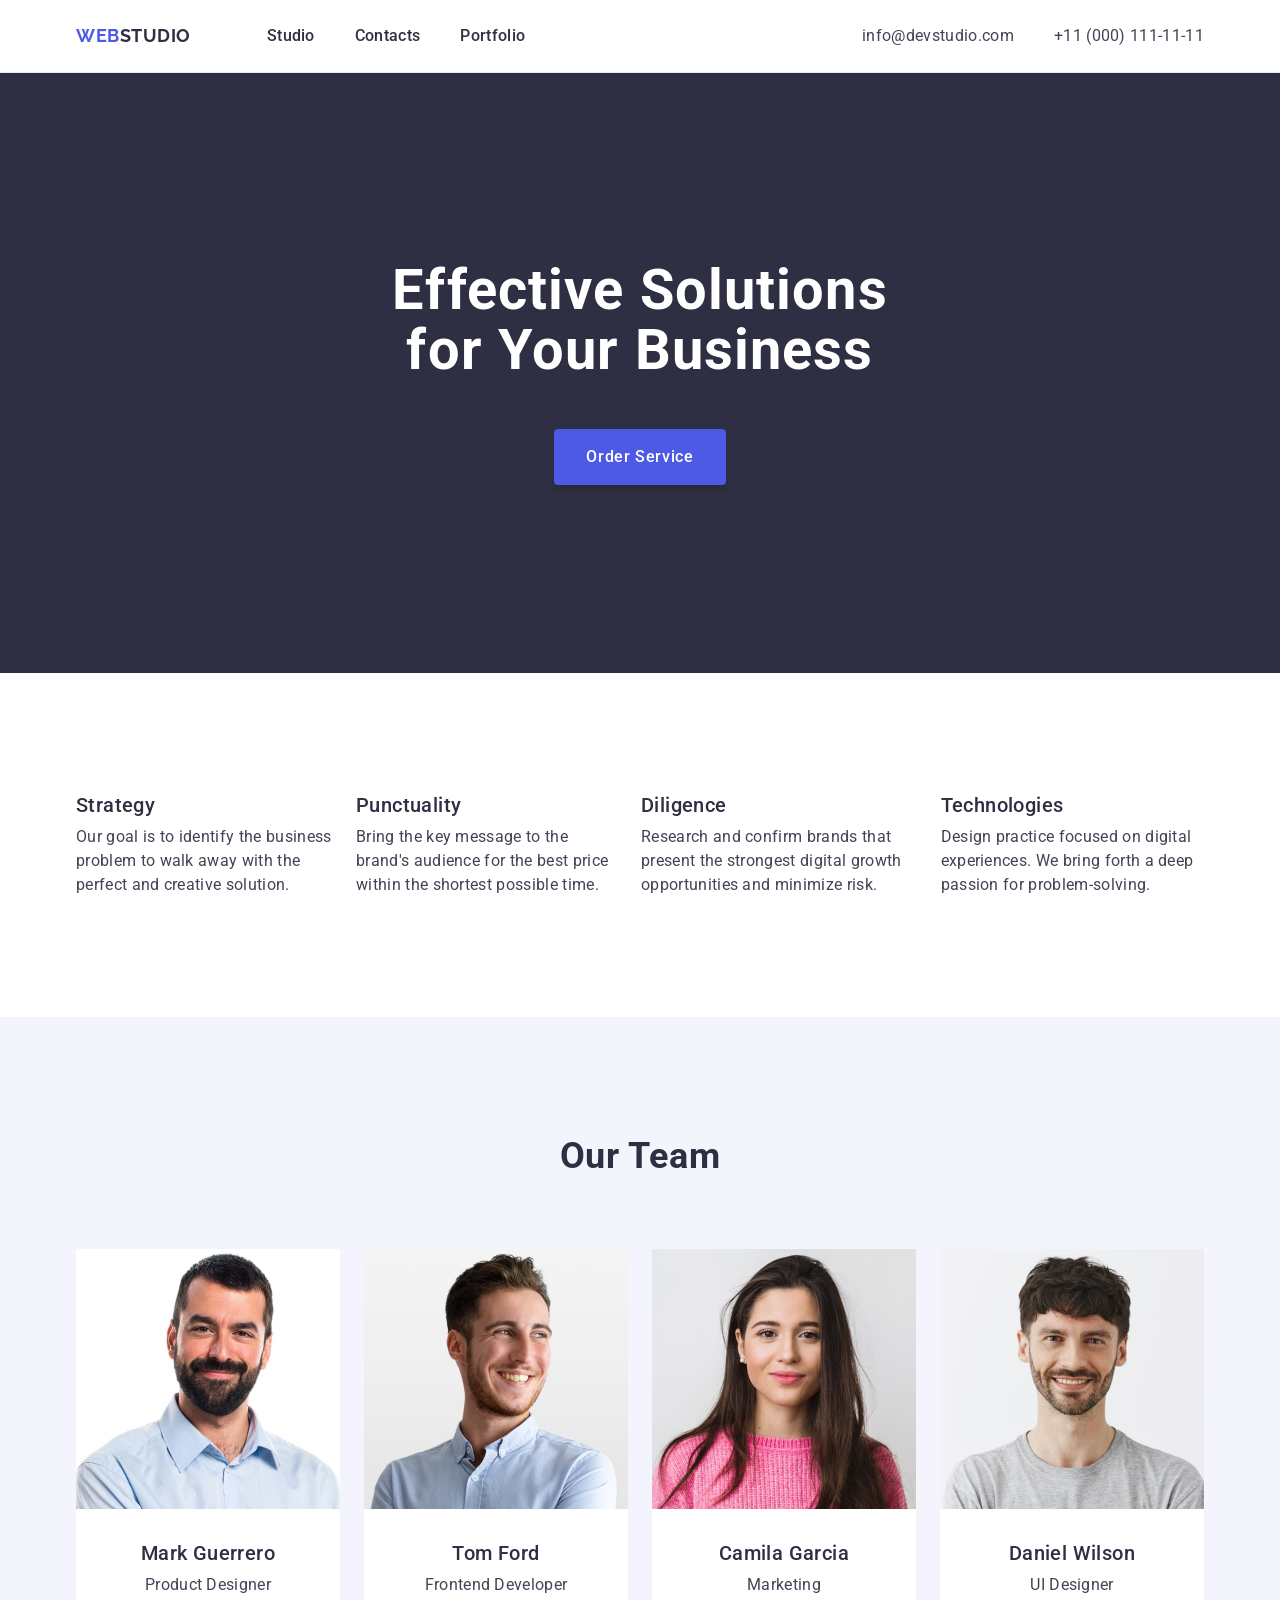
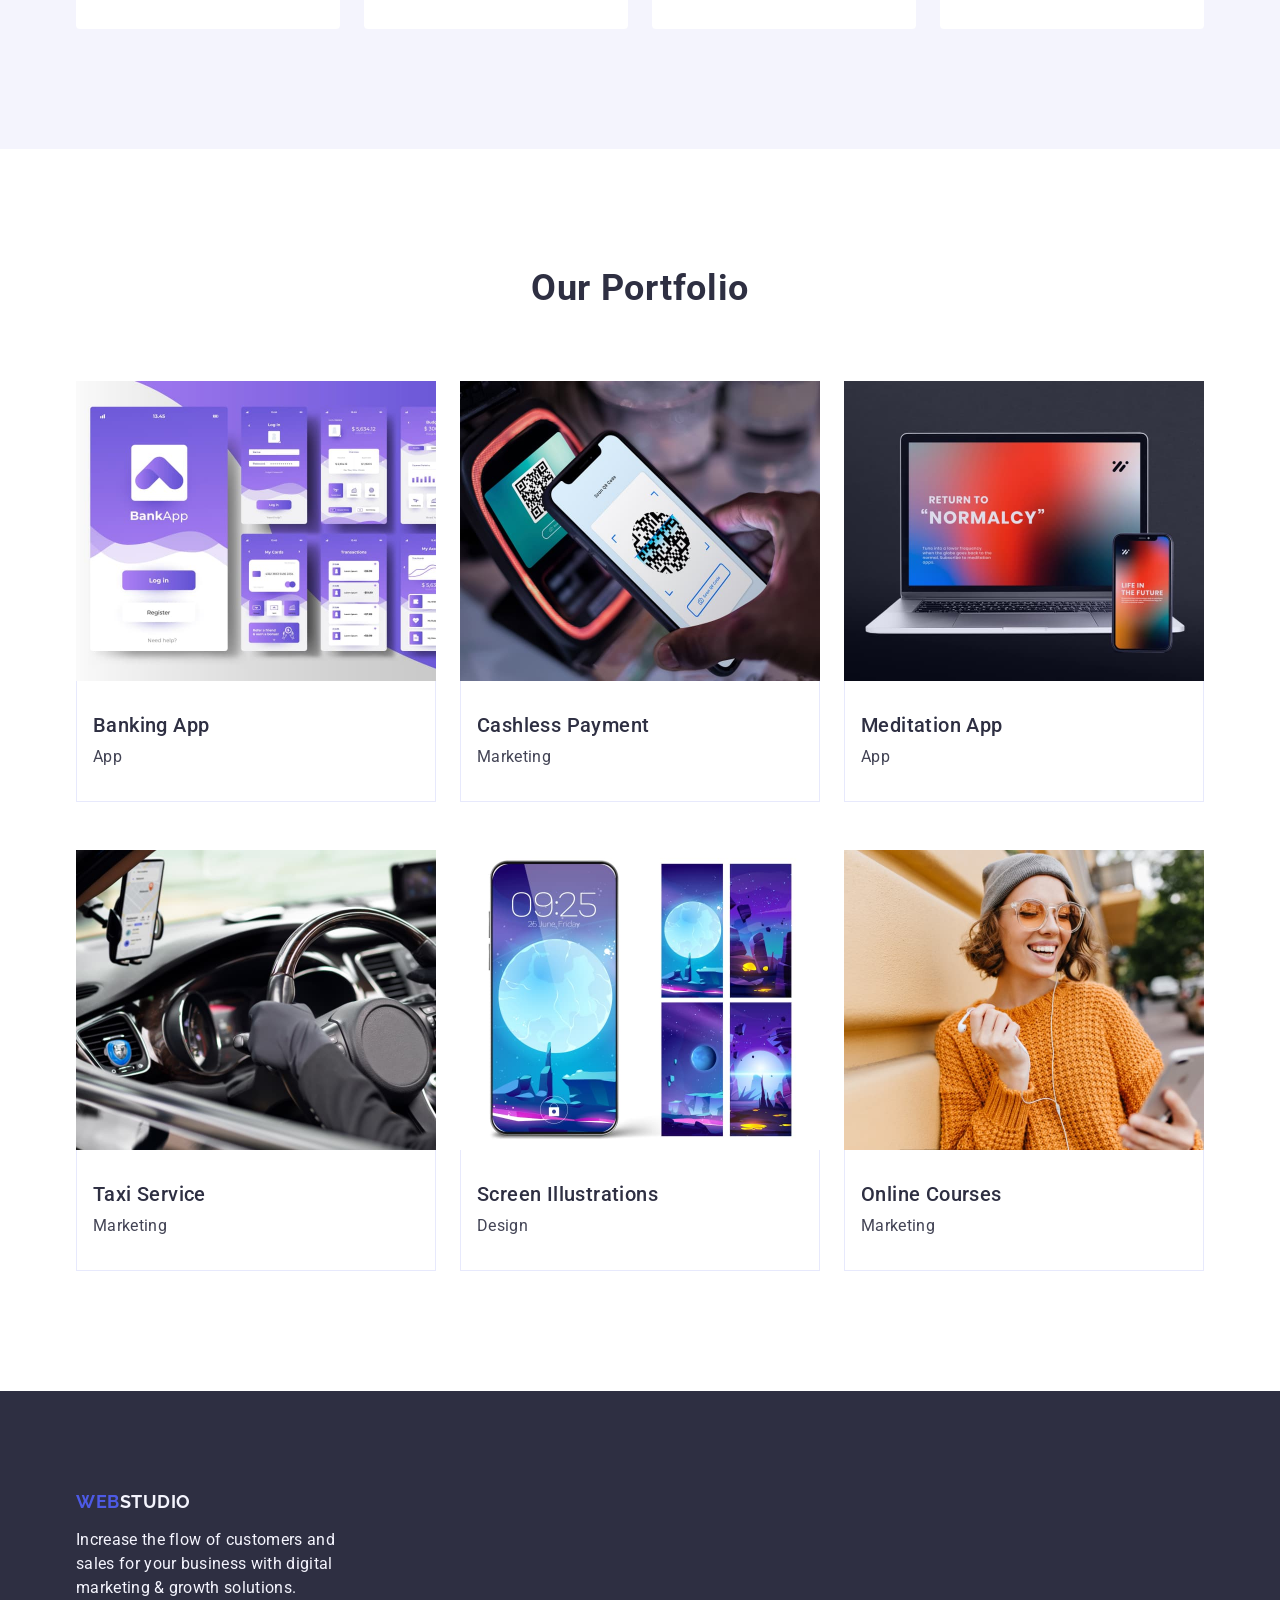
<file: index.html>
<!DOCTYPE html>
<html lang="en">
  <head>
    <meta charset="UTF-8" />
    <link rel="preconnect" href="https://fonts.googleapis.com" />
    <link rel="preconnect" href="https://fonts.gstatic.com" crossorigin />
    <link
      href="https://fonts.googleapis.com/css2?family=Roboto:wght@400;500;700&display=swap"
      rel="stylesheet"
    />
    <link rel="preconnect" href="https://fonts.googleapis.com" />
    <link rel="preconnect" href="https://fonts.gstatic.com" crossorigin />
    <link
      href="https://fonts.googleapis.com/css2?family=Raleway:ital,wght@0,100..900;1,100..900&family=Roboto:wght@400;500;700&display=swap"
      rel="stylesheet"
    />
    <meta name="viewport" content="width=device-width, initial-scale=1.0" />
    <title>Document</title>
    <link
      rel="stylesheet"
      href="https://cdnjs.cloudflare.com/ajax/libs/modern-normalize/2.0.0/modern-normalize.min.css"
      integrity="sha512-4xo8blKMVCiXpTaLzQSLSw3KFOVPWhm/TRtuPVc4WG6kUgjH6J03IBuG7JZPkcWMxJ5huwaBpOpnwYElP/m6wg=="
      crossorigin="anonymous"
      referrerpolicy="no-referrer"
    />
    <link rel="stylesheet" href="./css/styles.css" />
  </head>
  <body>
    <!-- HEADER -->
    <header class="page-header">
      <div class="container header-container">
        <nav class="nav">
          <a href="./index.html" class="logo"
            >Web<span class="logo-name">Studio</span></a
          >
          <ul class="menu">
            <li class="menu-item">
              <a href="./index.html" class="menu-link" target="_blank"
                >Studio</a
              >
            </li>
            <li class="menu-item">
              <a href="" class="menu-link" target="_blank">Contacts</a>
            </li>
            <li class="menu-item">
              <a href="" class="menu-link" target="_blank">Portfolio</a>
            </li>
          </ul>
        </nav>
        <address class="address">
          <ul class="address-list">
            <li class="address-item">
              <a href="mailto:info@devstudio.com" class="address-link"
                >info@devstudio.com</a
              >
            </li>
            <li class="address-item">
              <a class="address-link" href="tel:+110001111111"
                >+11 (000) 111-11-11</a
              >
            </li>
          </ul>
        </address>
      </div>
    </header>
    <!-- HERO -->
    <main>
      <section class="hero">
        <div class="container">
          <h1 class="title-hero">Effective Solutions for Your Business</h1>
          <button class="button-hero" type="button">Order Service</button>
        </div>
      </section>

      <!-- VALUES -->
      <section class="values">
        <div class="container">
          <h2 hidden class="visually-hidden">Values</h2>
          <ul class="values-menu">
            <li class="values-item">
              <h3 class="values-title">Strategy</h3>
              <p class="values-text">
                Our goal is to identify the business problem to walk away with
                the perfect and creative solution.
              </p>
            </li>
            <li class="values-item">
              <h3 class="values-title">Punctuality</h3>
              <p class="values-text">
                Bring the key message to the brand's audience for the best price
                within the shortest possible time.
              </p>
            </li>
            <li class="values-item">
              <h3 class="values-title">Diligence</h3>
              <p class="values-text">
                Research and confirm brands that present the strongest digital
                growth opportunities and minimize risk.
              </p>
            </li>
            <li class="values-item">
              <h3 class="values-title">Technologies</h3>
              <p class="values-text">
                Design practice focused on digital experiences. We bring forth a
                deep passion for problem-solving.
              </p>
            </li>
          </ul>
        </div>
      </section>
      <!-- OUR TEAM -->
      <section class="team section">
        <div class="container">
          <h2 class="title-team">Our Team</h2>
          <ul class="team-list">
            <li class="team-item">
              <img
                class="team-img"
                src="./images/Mark.jpg"
                alt="Mark photo"
                width="264"
                height="260"
              />
              <div class="team-np">
                <h3 class="team-name">Mark Guerrero</h3>
                <p class="team-position">Product Designer</p>
              </div>
            </li>
            <li class="team-item">
              <img
                class="team-img"
                src="./images/Tom.jpg"
                alt="Tom photo"
                width="264"
                height="260"
              />
              <div class="team-np">
                <h3 class="team-name">Tom Ford</h3>
                <p class="team-position">Frontend Developer</p>
              </div>
            </li>

            <li class="team-item">
              <img
                class="team-img"
                src="./images/Camila.jpg"
                alt="Camila photo"
                width="264"
                height="260"
              />
              <div class="team-np">
                <h3 class="team-name">Camila Garcia</h3>
                <p class="team-position">Marketing</p>
              </div>
            </li>
            <li class="team-item">
              <img
                class="team-img"
                src="./images/Daniel.jpg"
                alt="Daniel photo"
                width="264"
                height="260"
              />
              <div class="team-np">
                <h3 class="team-name">Daniel Wilson</h3>
                <p class="team-position">UI Designer</p>
              </div>
            </li>
          </ul>
        </div>
      </section>
      <!-- OUR PORTFOLIO -->
      <section class="partfolio section">
        <div class="container">
          <h2 class="portfolio-title">Our Portfolio</h2>
          <ul class="portfolio-list">
            <li class="portfolio-item">
              <img src="./images/Bank.jpg" alt="Banking App" width="360" />
              <div class="portfolio-st">
                <h3 class="portfolio-subtitle">Banking App</h3>
                <p class="portfolio-text">App</p>
              </div>
            </li>
            <li class="portfolio-item">
              <img src="./images/Cash.jpg" alt="Mobile phone" width="360" />
              <div class="portfolio-st">
                <h3 class="portfolio-subtitle">Cashless Payment</h3>
                <p class="portfolio-text">Marketing</p>
              </div>
            </li>

            <li class="portfolio-item">
              <img src="./images/Meditation.jpg" alt="Laptop" width="360" />
              <div class="portfolio-st">
                <h3 class="portfolio-subtitle">Meditation App</h3>
                <p class="portfolio-text">App</p>
              </div>
            </li>

            <li class="portfolio-item">
              <img src="./images/Taxi.jpg" alt="Car" width="360" />
              <div class="portfolio-st">
                <h3 class="portfolio-subtitle">Taxi Service</h3>
                <p class="portfolio-text">Marketing</p>
              </div>
            </li>
            <li class="portfolio-item">
              <img src="./images/Screen.jpg" alt="Devided screen" width="360" />
              <div class="portfolio-st">
                <h3 class="portfolio-subtitle">Screen Illustrations</h3>
                <p class="portfolio-text">Design</p>
              </div>
            </li>
            <li class="portfolio-item">
              <img src="./images/Courses.jpg" alt="Girl" width="360" />
              <div class="portfolio-st">
                <h3 class="portfolio-subtitle">Online Courses</h3>
                <p class="portfolio-text">Marketing</p>
              </div>
            </li>
          </ul>
        </div>
      </section>
    </main>
    <!-- FOOTER -->
    <footer class="footer">
      <div class="container">
        <a href="./index.html" class="logo-down"
          >Web<span class="logo-footer">Studio</span></a
        >
        <p class="footer-text">
          Increase the flow of customers and <br />
          sales for your business with digital<br />
          marketing & growth solutions.
        </p>
      </div>
    </footer>
  </body>
</html>
</file>
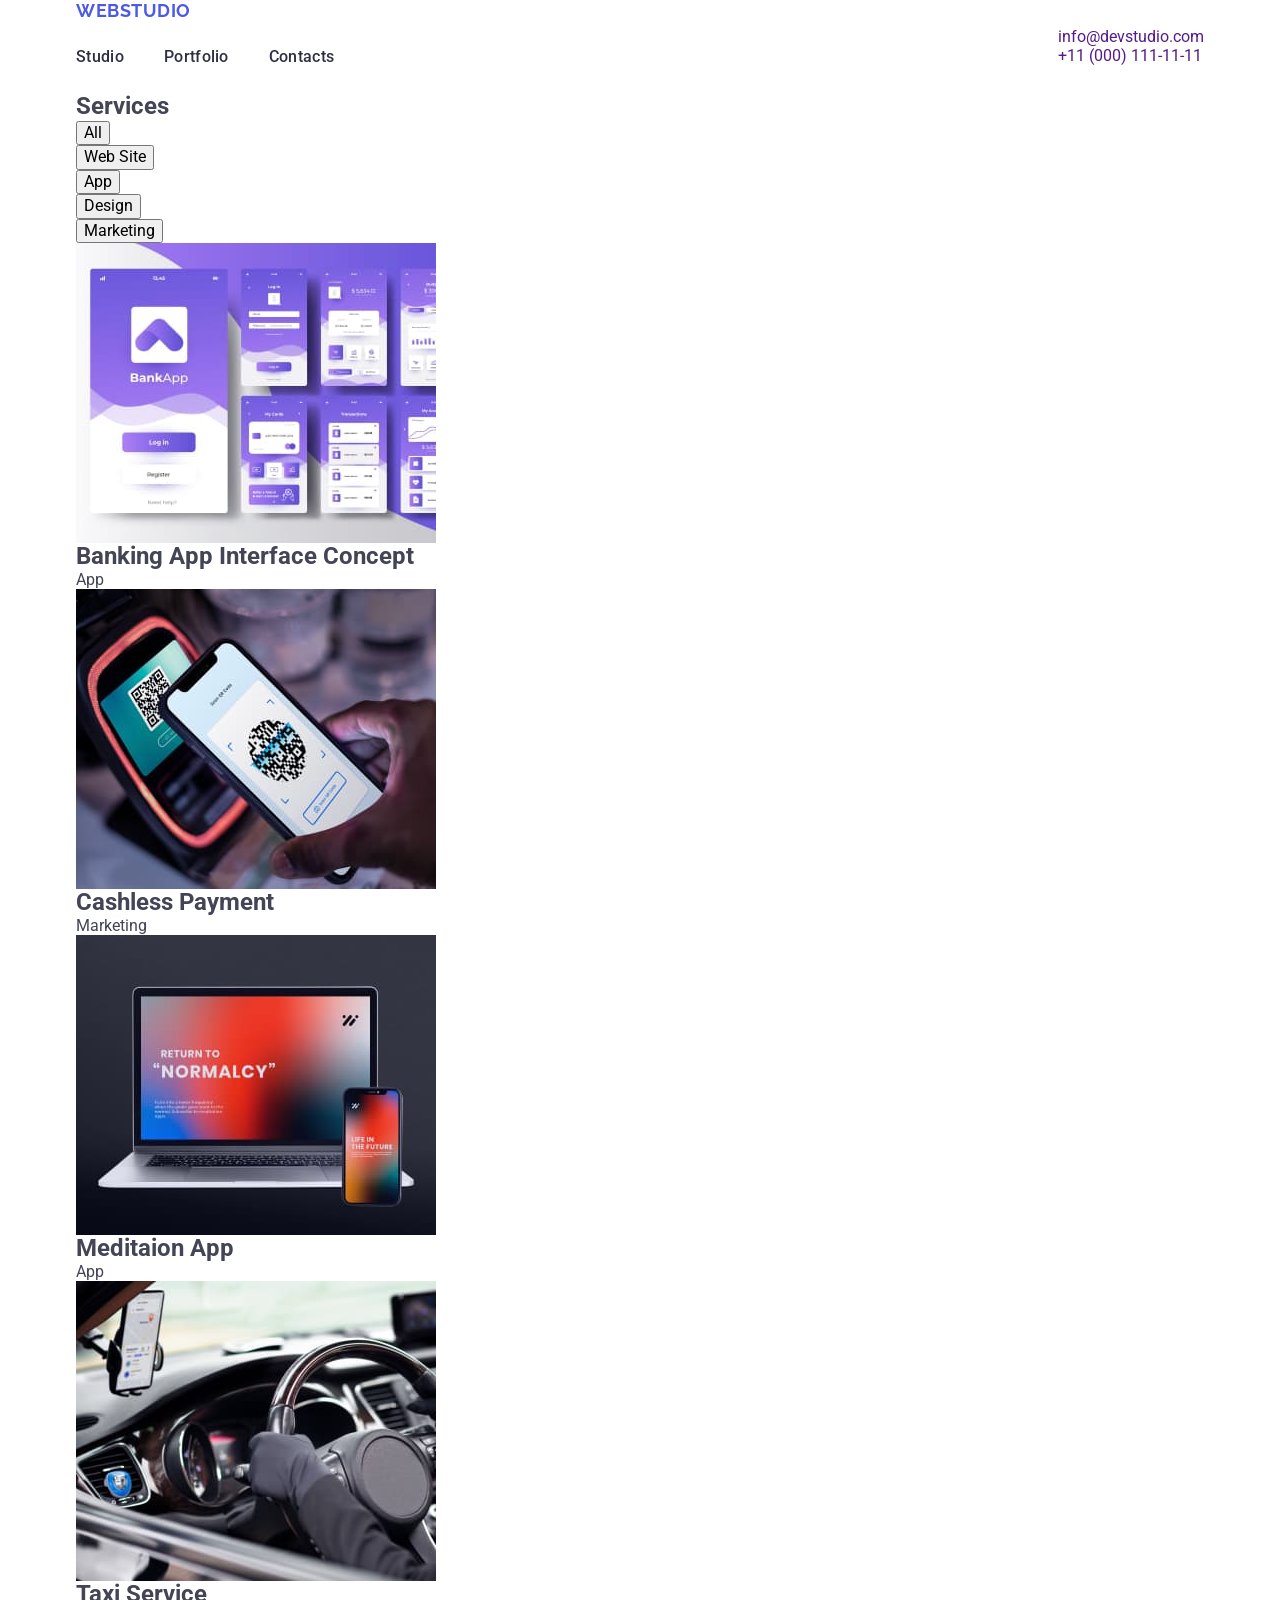
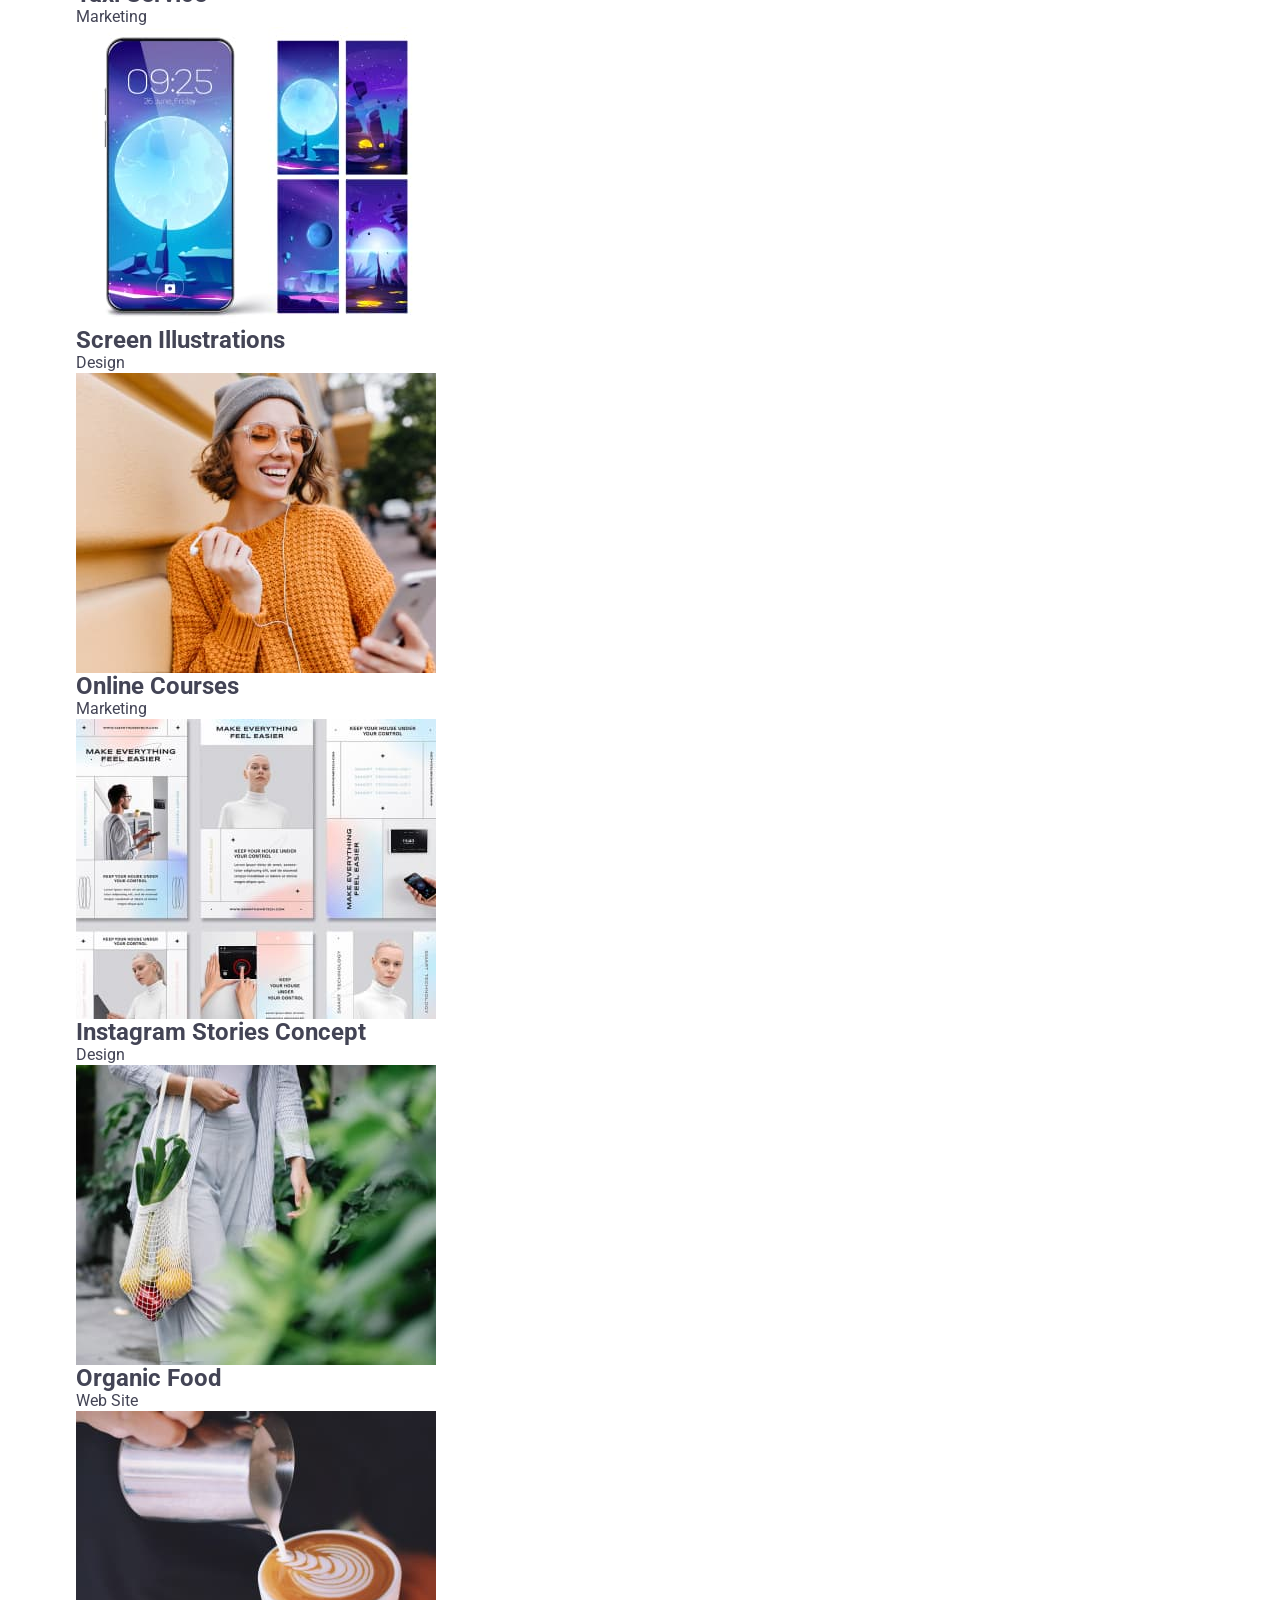
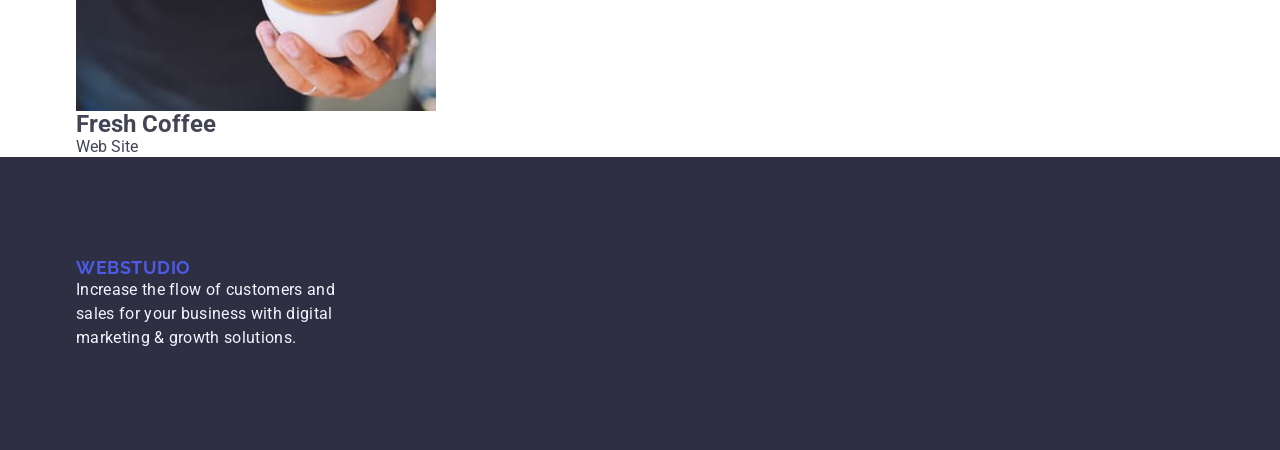
<file: portfolio.html>
<!DOCTYPE html>
<html lang="en">
  <head>
    <meta charset="UTF-8" />
    <meta http-equiv="X-UA-Compatible" content="IE=edge" />
    <meta name="viewport" content="width=device-width, initial-scale=1.0" />
    <title>Document</title>
    <link rel="preconnect" href="https://fonts.googleapis.com" />
    <link rel="preconnect" href="https://fonts.gstatic.com" crossorigin />
    <link
      href="https://fonts.googleapis.com/css2?family=Raleway:wght@800&family=Roboto:wght@400;500;700;900&display=swap"
      rel="stylesheet"
    />
    <link
      rel="stylesheet"
      href="https://cdn.jsdelivr.net/npm/modern-normalize@1.1.0/modern-normalize.min.css"
    />
    <link rel="stylesheet" href="./css/modern-normalize.css" />
    <link rel="stylesheet" href="./css/styles.css" />
  </head>
  <body>
    <!-- Header -->
    <header class="main-header">
      <div class="container header-container">
        <nav class="page-nav">
          <a class="logo link list" href="./index.html"
            ><span class="web">WEB</span><span class="studio">STUDIO</span>
          </a>
          <ul class="menu list">
            <li class="menu-item">
              <a class="menu-link link" href="./index.html">Studio</a>
            </li>
            <li class="menu-item">
              <a class="menu-link link" href="./portfolio.html">Portfolio</a>
            </li>
            <li class="menu-item">
              <a class="menu-link link" href="">Contacts</a>
            </li>
          </ul>
        </nav>
        <ul class="contacts list">
          <li class="contact-item">
            <a class="contact-mail link" href="">info@devstudio.com</a>
          </li>
          <li class="contact-item">
            <a class="contact-tel link" href="">+11 (000) 111-11-11</a>
          </li>
        </ul>
      </div>
    </header>
    <main>
      <!-- Services and Products -->
      <section class="services-port">
        <div class="services-port-cont container">
          <h1 class="hidden">Services</h1>
          <ul class="services-port-item list">
            <li class="service-port-btn">
              <button class="service-btn" type="button">All</button>
            </li>
            <li class="service-port-btn">
              <button class="service-btn" type="button">Web Site</button>
            </li>
            <li class="service-port-btn">
              <button class="service-btn" type="button">App</button>
            </li>
            <li class="service-port-btn">
              <button class="service-btn" type="button">Design</button>
            </li>
            <li class="service-port-btn">
              <button class="service-btn" type="button">Marketing</button>
            </li>
          </ul>
        </div>
        <!-- Products -->
        <div class="products-cont container">
          <ul class="product-list list">
            <li class="product-item">
              <a class="product-img" href="">
                <img
                  src="./images/bankapp.jpg"
                  alt="bankapp"
                  width="360"
                  height="300"
                />
              </a>
              <div class="product-tt">
                <h2 class="product-title">Banking App Interface Concept</h2>
                <p class="product-text">App</p>
              </div>
            </li>
            <li class="product-item">
              <a class="product-img" href="">
                <img
                  src="./images/cashless.jpg"
                  alt="cashless"
                  width="360"
                  height="300"
                />
              </a>
              <div class="product-tt">
                <h2 class="product-title">Cashless Payment</h2>
                <p class="product-text">Marketing</p>
              </div>
            </li>

            <li class="product-item">
              <a class="product-img" href=""
                ><img
                  src="./images/meditaion.jpg"
                  alt="meditaion"
                  width="360"
                  height="300"
                />
              </a>
              <div class="product-tt">
                <h2 class="product-title">Meditaion App</h2>
                <p class="product-text">App</p>
              </div>
            </li>
            <!-- 3-6 -->
            <li class="product-item">
              <a class="product-img" href=""
                ><img
                  src="./images/taxi.jpg"
                  alt="taxi"
                  width="360"
                  height="300"
              /></a>
              <div class="product-tt">
                <h2 class="product-title">Taxi Service</h2>
                <p class="product-text">Marketing</p>
              </div>
            </li>
            <li class="product-item">
              <a class="product-img" href=""
                ><img
                  src="./images/screen.jpg"
                  alt="screen"
                  width="360"
                  height="300"
              /></a>
              <div class="product-tt">
                <h2 class="product-title">Screen Illustrations</h2>
                <p class="product-text">Design</p>
              </div>
            </li>
            <li class="product-item">
              <a class="product-img" href=""
                ><img
                  src="./images/courses.jpg"
                  alt="courses"
                  width="360"
                  height="300"
                />
              </a>
              <div class="product-tt">
                <h2 class="product-title">Online Courses</h2>
                <p class="product-text">Marketing</p>
              </div>
            </li>
            <!-- 6-9 -->
            <li class="product-item">
              <a class="product-img" href=""
                ><img
                  src="./images/instagram.jpg"
                  alt="instagram"
                  width="360"
                  height="300"
              /></a>
              <div class="product-tt">
                <h2 class="product-title">Instagram Stories Concept</h2>
                <p class="product-text">Design</p>
              </div>
            </li>
            <li class="product-item">
              <a class="product-img" href=""
                ><img
                  src="./images/food.jpg"
                  alt="food"
                  width="360"
                  height="300"
              /></a>
              <div class="product-tt">
                <h2 class="product-title">Organic Food</h2>
                <p class="product-text">Web Site</p>
              </div>
            </li>
            <li class="product-item">
              <a class="product-img" href=""
                ><img
                  src="./images/coffee.jpg"
                  alt="coffee"
                  width="360"
                  height="300"
              /></a>
              <div class="product-tt">
                <h2 class="product-title">Fresh Coffee</h2>
                <p class="product-text">Web Site</p>
              </div>
            </li>
          </ul>
        </div>
      </section>
    </main>
    <!-- FOOTER -->
    <footer class="footer">
      <div class="footer-cont container">
        <a class="logo link list" href="./index.html"
          ><span class="web">WEB</span
          ><span class="footer-studio">STUDIO </span>
        </a>
        <p class="footer-text">
          Increase the flow of customers and <br />
          sales for your business with digital <br />
          marketing & growth solutions.
        </p>
      </div>
    </footer>
  </body>
</html>
</file>
<file: css/styles.css>
body {
  font-family: "Roboto", sans-serif;
  color: #434455;
  background-color: #ffffff;
}
h1,
h2,
h3,
h4,
h5,
h6,
p {
  margin: 0;
}

ol,
ul {
  list-style: none;
  margin: 0;
  padding-left: 0;
}
img {
  display: block;
  max-width: 100%;
   height: auto;
}
a {
  text-decoration: none;
}
.section {
  padding-top: 120px;
  padding-bottom: 120px;
}
/* ------------------------------------------------------
======================================================= */
/* HEADER */

.container {
  max-width: 1158px;
  padding: 0 15px;
  margin: 0 auto;
}

.menu {
  display: flex;
  align-items: center;
}
.header-container {
  display: flex;
  justify-content: space-between;
  align-items: center;
}
.nav {
  display: flex;
  align-items: center;
}

.page-header {
   border-bottom: 1px solid #e7e9fc;
}
.logo {
  font-family: "Raleway", sans-serif;
  font-size: 18px;
  font-weight: 700;
  line-height: 1.17;
  letter-spacing: 0.03em;
  text-transform: uppercase;
  color: #4d5ae5;
  margin-right: 76px;
}

.logo-name {
  font-family: "Raleway", sans-serif;
  font-size: 18px;
  font-weight: 700;
  line-height: 1.333;
  letter-spacing: 0.03em;
  text-transform: uppercase;
  color: #2e2f42;
}
.menu-item{
    padding-bottom: 24px;
      padding-top: 24px;
   
}
.menu-link {
  font-size: 16px;
  font-weight: 500;
  line-height: 1.5;
  letter-spacing: 0.02em;
  color: #2e2f42;
   padding-top: 24px;
  padding-bottom: 24px;
   
   
}
.menu-item:not(:last-child) {
  margin-right: 40px;
}
.menu-item .menu-link:focus,
.menu-item .menu-link:hover {
  color: #404bbf;
}

.menu-item .menu-link:active {
  color: #404bbf;
  text-decoration: underline;
}

.address {
  font-style: normal;
}
.address-list {
  display: flex;
  gap: 40px;
}
.address-link {
  font-size: 16px;
  font-weight: 400;
  line-height: 1.5;
  letter-spacing: 0.02em;
  color: #434455;
  
}



.address-link:hover,
.address-link:focus {
  color: #404bbf;
}

/* HERO */
.hero {
  background-color: #2e2f42;
  padding: 188px 0;
}
.title-hero {
  font-size: 56px;
  font-weight: 700;
  line-height: 1.07;
  letter-spacing: 0.02em;
  text-align: center;
  color: #fff;
  max-width: 496px;
  margin: 0 auto;
  margin-bottom: 48px;
  
}

.button-hero {
  display: block;
  font-size: 16px;
  font-weight: 500;
  line-height: 1.5;
  letter-spacing: 0.04em;
  background-color: #4d5ae5;
  color: #fff;
  cursor: pointer;
  padding: 16px 32px;
  margin: 0 auto;
  height: 56px;
  min-width: 169px;
  border: none;
  border-radius: 4px;
  box-shadow: 0 4px 4px 0 rgba(0, 0, 0, 0.15);
}

.button-hero:focus,
.button-hero:hover {
  background-color: #404bbf;
}
/* VALUES */

.visually-hidden {
  position: absolute;
  width: 1px;
  height: 1px;
  margin: -1px;
  border: 0;
  padding: 0;
  white-space: nowrap;
  clip-path: inset(100%);
  clip: rect(0 0 0 0);
  overflow: hidden;}

.values {
  background-color: #ffffff;
  padding-top: 120px;
  padding-bottom: 120px;
}
.values-title {
  font-size: 20px;
  font-weight: 500;
  line-height: 1.2;
  letter-spacing: 0.02em;
  color: #2e2f42;
  margin-bottom: 8px;
}
.values-menu {
  display: flex;
 gap: 24px;}

.values-item {
    flex-basis: calc((100%-3*24)/4);
}

.values-text {
  font-size: 16px;
  font-weight: 400;
  line-height: 1.5;
  letter-spacing: 0.02em;
  color: #434455;
}
/* OUR TEAM */
.team {
  background-color: #f4f4fd;
}
.team-item {
  background-color: #ffffff;
 flex-basis: calc((100% - 3 * 24px) / 4);
 border-radius: 0px 0px 4px 4px;
 }


.title-team {
  font-size: 36px;
  line-height: 1.11;a
  font-weight: 700;
  letter-spacing: 0.02em;
  text-transform: capitalize;
  text-align: center;
  color: #2e2f42;
  margin-bottom: 72px;
}
.team-list {
  display: flex;
  flex-wrap: wrap;
    gap: 24px;
   
    
}
.team-np{
  padding: 32px 0;
}
.team-name {
  font-size: 20px;
  font-weight: 500;
  line-height: 1.2;
  letter-spacing: 0.02em;
  text-align: center;
  color: #2e2f42;
  margin-bottom: 8px;
 
}
.team-position {
  font-size: 16px;
  font-weight: 400;
  line-height: 1.5;
  letter-spacing: 0.02em;
  text-align: center;
  color: #434455;
 
}
/* OUR PORTFOLIO */
.partfolio {
  background-color: #ffffff;
}
.portfolio-item {
   flex-basis: calc((100% - 2 * 24px) / 3);
   
}
.portfolio-st {
  padding: 32px 16px;
  border: 1px solid #e7e9fc;
  border-top: none;
}
.portfolio-title {
  font-size: 36px;
  font-weight: 700;
  line-height: 1.11;
  letter-spacing: 0.02em;
  text-transform: capitalize;
  text-align: center;
  color: #2e2f42;
  margin-bottom: 72px;
}
.portfolio-list {
  display: flex;
  flex-wrap: wrap;
  column-gap: 24px;
  row-gap: 48px;
}
.portfolio-subtitle {
  font-size: 20px;
  font-weight: 500;
  line-height: 1.2;
  letter-spacing: 0.02em;
  color: #2e2f42;
  margin-bottom: 8px;
}

.portfolio-text {
  font-size: 16px;
  font-weight: 400;
  line-height: 1.5;
  letter-spacing: 0.02em;
  color: #434455;
}
/* FOOTER */
.footer {
  background-color: #2e2f42;
  padding: 100px 0;

}
.logo-down{
  font-family: "Raleway", sans-serif;
  font-size: 18px;
  font-weight: 700;
  line-height: 1.17;
  letter-spacing: 0.03em;
  text-transform: uppercase;
  color: #4d5ae5;
  margin-right: 76px;
  display: inline-block;
  margin-bottom: 16px;
}
.logo-footer {
  font-family: "Raleway", sans-serif;
  font-size: 18px;
  font-weight: 700;
  line-height: 1.17;
  letter-spacing: 0.03em;
  text-transform: uppercase;
  color: #f4f4fd;
  
}
.footer-text {
  font-size: 16px;
  font-weight: 400;
  line-height: 1.5;
  letter-spacing: 0.02em;
  color: #f4f4fd;
}
</file>
